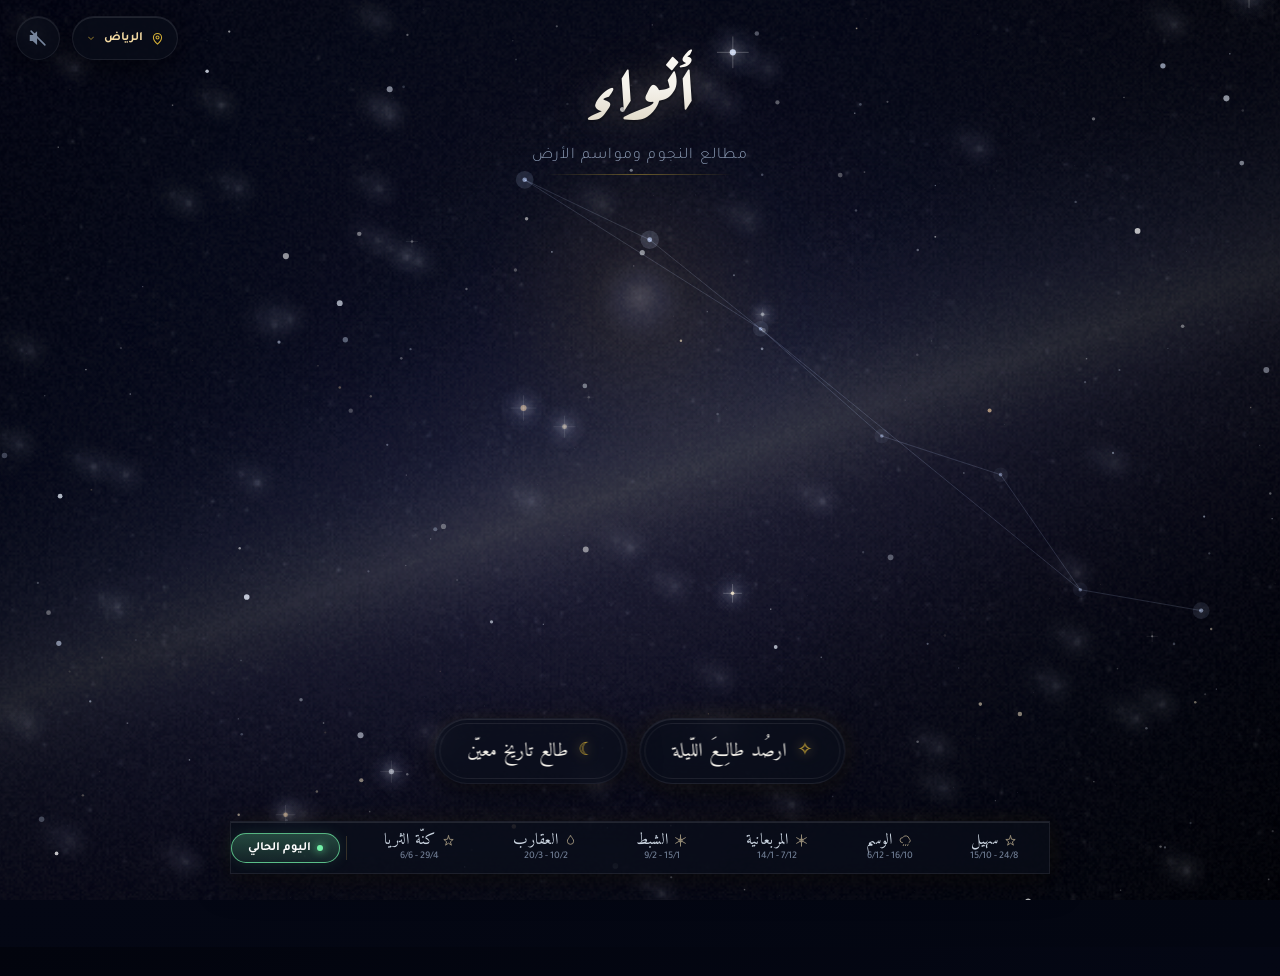
<file: index.html>
﻿﻿﻿<!DOCTYPE html>
<html lang="ar" dir="rtl">
<head>
  <meta charset="UTF-8">
  <meta name="viewport" content="width=device-width, initial-scale=1.0">
  <meta name="description" content="مرصد وتطبيق أنواء التفاعلي لرصد طوالع النجوم، حساب المواسم التراثية، دلالات الطقس والتقويم الزراعي في سماء الجزيرة العربية.">
  <meta name="keywords" content="أنواء, مطالع النجوم, سهيل, المربعانية, الشبط, طالع الليلة, تقويم الأنواء, الفلك التراثي, مواسم السعودية">
  <meta name="author" content="مرصد أَنْوَاء">
  <meta name="robots" content="index, follow, max-image-preview:large, max-snippet:-1">
  <meta name="theme-color" content="#040714">
  <link rel="canonical" href="index.html">

  <!-- ============ وسوم المشاركة الاجتماعية (OpenGraph / Twitter) ============
       تضبط بطاقة المعاينة عند إرسال الرابط في إكس وواتساب ولينكدإن. -->
  <meta property="og:locale" content="ar_AR">
  <meta property="og:type" content="website">
  <meta property="og:site_name" content="أَنْوَاء">
  <meta property="og:title" content="أنواء | مَطَالِعُ النُّجُومِ وَقَوَاسِمُ الأَرْضِ">
  <meta property="og:description" content="دليل تفاعلي يرصد طوالع النجوم ومواقيتها التراثية في سماء الجزيرة العربية، مع دليل الزراعة والمناخ اللحظي.">
  <meta name="twitter:card" content="summary_large_image">
  <meta name="twitter:title" content="أنواء | مَطَالِعُ النُّجُومِ وَقَوَاسِمُ الأَرْضِ">
  <meta name="twitter:description" content="دليل تفاعلي يرصد طوالع النجوم ومواقيتها التراثية في سماء الجزيرة العربية، مع دليل الزراعة والمناخ اللحظي.">

  <!-- أيقونة الموقع: نجمة فلكية خطية مرسومة SVG داخل الصفحة (بلا طلب شبكة إضافي) -->
  <link rel="icon" href="data:image/svg+xml,%3Csvg xmlns='http://www.w3.org/2000/svg' viewBox='0 0 32 32'%3E%3Crect width='32' height='32' rx='7' fill='%23040714'/%3E%3Cg fill='none' stroke='%23e5b967' stroke-width='1.8' stroke-linecap='round' stroke-linejoin='round'%3E%3Cpath d='M16 5.5l2.5 7.6 7.8.5-5.9 4.9 1.9 7.6L16 22.2l-6.3 3.9 1.9-7.6-5.9-4.9 7.8-.5z'/%3E%3C/g%3E%3C/svg%3E">
  <link rel="apple-touch-icon" href="data:image/svg+xml,%3Csvg xmlns='http://www.w3.org/2000/svg' viewBox='0 0 32 32'%3E%3Crect width='32' height='32' fill='%23040714'/%3E%3Cg fill='none' stroke='%23e5b967' stroke-width='1.8' stroke-linecap='round' stroke-linejoin='round'%3E%3Cpath d='M16 5.5l2.5 7.6 7.8.5-5.9 4.9 1.9 7.6L16 22.2l-6.3 3.9 1.9-7.6-5.9-4.9 7.8-.5z'/%3E%3C/g%3E%3C/svg%3E">

  <title>أنواء | مَطَالِعُ النُّجُومِ وَمَوَاسِمُ الأَرْضِ</title>

  <!-- ============ البيانات المهيكلة (Schema.org) ============
       يعرف الموقع كتطبيق ويب فلكي/ثقافي باللغة العربية. -->
  <script type="application/ld+json">
  {
    "@context": "https://schema.org",
    "@type": "WebApplication",
    "name": "أنواء | مَطَالِعُ النُّجُومِ وَمَوَاسِمُ الأَرْضِ",
    "alternateName": "مرصد الأنواء",
    "description": "مرصد وتطبيق أنواء التفاعلي لرصد طوالع النجوم، حساب المواسم التراثية، دلالات الطقس والتقويم الزراعي في سماء الجزيرة العربية.",
    "inLanguage": "ar-SA",
    "applicationCategory": "AstronomyApplication",
    "applicationSubCategory": "تراث فلكي",
    "operatingSystem": "Any",
    "url": "index.html",
    "browserRequirements": "Requires JavaScript",
    "isAccessibleForFree": true,
    "keywords": "أنواء, مطالع النجوم, سهيل, المربعانية, الشبط, طالع الليلة, تقويم الأنواء, الفلك التراثي, مواسم السعودية",
    "featureList": [
      "رصد طالع الليلة حاسوبياً",
      "تقويم أنواء ميلادي وهجري",
      "حساب مواسم السنة الفلكية الستة",
      "الدليل الزراعي والمناخي لكل طالع",
      "قراءة فلكية لمواقع النجوم"
    ],
    "about": [
      { "@type": "Thing", "name": "الفلك التراثي العربي" },
      { "@type": "Thing", "name": "الأنواء" },
      { "@type": "Thing", "name": "التقويم الزراعي" }
    ]
  }
  </script>

  <link rel="preconnect" href="https://fonts.googleapis.com">
  <link rel="preconnect" href="https://fonts.gstatic.com" crossorigin>
  <!-- خطوط الواجهة:
       Aref Ruqaa — خط رقعة أصيل للعنوان الرئيسي بوزن 700 الغامق.
       Tajawal   — خط حديث واضح لنصوص المتن والواجهة.
       Amiri     — خط نسخي تراثي يُستخدم في الاقتباسات المثلية داخل البطاقة. -->
  <link href="https://fonts.googleapis.com/css2?family=Aref+Ruqaa:wght@400;700&family=Amiri:ital,wght@0,400;0,700;1,400&family=Tajawal:wght@300;500;700&display=swap" rel="stylesheet">
  <link rel="stylesheet" href="style.css">
</head>
<body>

  <!-- خلفية الفضاء الحيّة (ترسمها sky.js) -->
  <canvas id="skyCanvas" aria-hidden="true"></canvas>

  <!-- زر المدينة في الزاوية العلوية: يعرض المدينة الحالية ويفتح قائمة المدن -->
  <div class="city-picker">
    <button id="cityBtn" class="city-btn" type="button" aria-haspopup="listbox" aria-expanded="false" aria-label="تغيير المدينة">
      <svg class="city-pin" viewBox="0 0 24 24" aria-hidden="true" focusable="false" fill="none" stroke="currentColor" stroke-width="1.7" stroke-linecap="round" stroke-linejoin="round">
        <path d="M12 21s6.5-5.6 6.5-10.5A6.5 6.5 0 0 0 5.5 10.5C5.5 15.4 12 21 12 21z" />
        <circle cx="12" cy="10.3" r="2.4" />
      </svg>
      <span id="cityBtnName" class="city-btn-name">الرياض</span>
      <svg class="city-btn-chevron" viewBox="0 0 24 24" aria-hidden="true" focusable="false">
        <path d="M7 10l5 5 5-5" />
      </svg>
    </button>

    <div id="cityMenu" class="city-menu" role="listbox" aria-label="اختيار المدينة" aria-hidden="true">
      <div class="city-menu-head">مِن أين ترصد السماء؟</div>
      <div id="cityList" class="city-list"></div>
      <button id="geoBtn" class="city-geo" type="button">
        <svg viewBox="0 0 24 24" aria-hidden="true" focusable="false" fill="none" stroke="currentColor" stroke-width="1.7" stroke-linecap="round" stroke-linejoin="round">
          <circle cx="12" cy="12" r="8" />
          <circle cx="12" cy="12" r="2.6" />
          <path d="M12 2v3M12 19v3M2 12h3M19 12h3" />
        </svg>
        <span>حدّد موقعي تلقائياً</span>
      </button>
      <p class="city-menu-note">يُطلب إذن الموقع فقط عند اختيارك هذا الخيار.</p>
    </div>
  </div>

  <!--
    زر التحكم بالصوت.
    الحالة الابتدائية موحّدة ومكتومة تماماً قبل تشغيل أي سكربت:
    is-off + aria-pressed=false + وصف «تشغيل الصوت» (مطابق لما يضبطه audio.js).
    أول نقرة تفعّل الصوت وتفتح السماعة، والنقرة التالية تكتمه وتغلقها.
  -->
  <button id="audioToggle" class="aa-sound is-off" type="button"
          aria-label="تشغيل الصوت" title="تشغيل الصوت" aria-pressed="false">
    <svg viewBox="0 0 24 24" aria-hidden="true" focusable="false">
      <path d="M11 4.5 6.2 8.6H3v6.8h3.2L11 19.5V4.5z" fill="currentColor"/>
      <path class="aa-wave" d="M14.6 9.3a3.9 3.9 0 0 1 0 5.4" fill="none" stroke="currentColor" stroke-width="1.6" stroke-linecap="round"/>
      <path class="aa-wave" style="animation-delay:.28s" d="M17 7a7.2 7.2 0 0 1 0 10" fill="none" stroke="currentColor" stroke-width="1.6" stroke-linecap="round"/>
      <path class="aa-wave" style="animation-delay:.56s" d="M19.4 4.7a10.5 10.5 0 0 1 0 14.6" fill="none" stroke="currentColor" stroke-width="1.6" stroke-linecap="round"/>
      <path class="aa-slash" d="M4.5 4.5 19.5 19.5" stroke="currentColor" stroke-width="1.7" stroke-linecap="round"/>
    </svg>
  </button>

  <div class="container">
    <!--
      كتلة العنوان العلوية: متمركزة 100% في عين الشاشة — العنوان + العبارة التوضيحية.
      الاسم بخط Aref Ruqaa الرقعة الأصيل، مكتوباً نقياً بلا حركات ولا تشكيل.
    -->
    <header class="site-header">
      <h1 class="site-title" lang="ar">أنواء</h1>
      <p class="site-sub">مطالع النجوم ومواسم الأرض</p>
    </header>
    <div class="card-stage">
      <!-- هالة ذهبية دافئة تظهر خلف البطاقة لحظة الرصد -->
      <div class="card-glow" aria-hidden="true"></div>

      <!-- بطاقة الطالع: مخفيّة في المشهد المبدئي وتنبثق بعد رحلة التقريب -->
      <section id="taleaCard" class="talea-card" tabindex="-1" aria-label="طالعُ اللّيلة">
        <button id="backBtn" class="back-btn" type="button" title="رجوع إلى السماء">
          <svg viewBox="0 0 24 24" aria-hidden="true" focusable="false">
            <path d="M4.5 9.5V4.5h5M19.5 9.5V4.5h-5M4.5 14.5v5h5M19.5 14.5v5h-5" />
          </svg>
          <span>رجوع للسماء</span>
        </button>

        <div id="seasonBadge" class="season-badge">جاري الرصد...</div>
        <h2 id="starName" class="star-title">—</h2>
        <div id="proverb" class="proverb-box">...</div>
        <div id="dateDisplay" class="date-info"></div>

        <!-- ويدجت الطقس المباشر: يُعرض لطالع اليوم فقط (المدينة + الحرارة والرياح + المقارنة) -->
        <div id="weatherWidget" class="weather-widget" aria-live="polite">
          <div class="ww-top">
            <span class="ww-city">
              <svg viewBox="0 0 24 24" aria-hidden="true" focusable="false" fill="none" stroke="currentColor" stroke-width="1.7" stroke-linecap="round" stroke-linejoin="round">
                <path d="M12 21s6.5-5.6 6.5-10.5A6.5 6.5 0 0 0 5.5 10.5C5.5 15.4 12 21 12 21z" />
                <circle cx="12" cy="10.3" r="2.4" />
              </svg>
              <span id="wwCity">—</span>
            </span>
            <span id="wwChips" class="ww-chips"></span>
          </div>
          <p id="liveWeather" class="live-weather"></p>
        </div>

        <!-- زاوية رصد النجم: خاصية فلكية للطالع، تبقى ظاهرة لكل الطوالع -->
        <p class="ww-sight ww-sight-standalone">
          <span class="ww-sight-label">زاوية الرصد</span>
          <span id="wwSight">—</span>
        </p>

        <!-- دليل الطالع العملي: الزراعة والغرس + نمط الحياة والمناخ -->
        <div class="agro-guide">
          <div class="agro-head">
            <span class="agro-title">دليل الطالع العملي</span>
          </div>
          <div class="agro-item">
            <svg class="agro-icon" viewBox="0 0 24 24" aria-hidden="true" focusable="false" fill="none" stroke="currentColor" stroke-width="1.6" stroke-linecap="round" stroke-linejoin="round">
              <path d="M12 21v-7" />
              <path d="M12 14c0-3.3-2.2-5.6-5.5-5.8C6.4 11 8.2 13.7 12 14z" />
              <path d="M12 14c0-3.9 2.6-6.3 6-6.4.1 3.9-2.1 6.2-6 6.4z" />
              <path d="M8 21h8" />
            </svg>
            <div class="agro-body">
              <span class="agro-label">الزراعة والغرس</span>
              <p id="agroFarm" class="agro-text">—</p>
            </div>
          </div>
          <div class="agro-item">
            <svg class="agro-icon" viewBox="0 0 24 24" aria-hidden="true" focusable="false" fill="none" stroke="currentColor" stroke-width="1.6" stroke-linecap="round" stroke-linejoin="round">
              <path d="M9 3.5 12 6l3-2.5 3.2 1.8a1.6 1.6 0 0 1 .7 1.5l-.4 2.4-1.9-.5V21H7.4v-12.3l-1.9.5-.4-2.4a1.6 1.6 0 0 1 .7-1.5L9 3.5z" />
            </svg>
            <div class="agro-body">
              <span class="agro-label">نمط الحياة والمناخ</span>
              <p id="agroLife" class="agro-text">—</p>
            </div>
          </div>
        </div>

        <div class="card-actions">
          <button id="shareBtn" class="card-action-btn" type="button">
            <svg viewBox="0 0 24 24" aria-hidden="true" focusable="false" fill="none" stroke="currentColor" stroke-width="1.7" stroke-linecap="round" stroke-linejoin="round">
              <path d="M12 15.5V4.8M12 4.8 8.4 8.4M12 4.8l3.6 3.6M5.5 13.5v4.7a1 1 0 0 0 1 1h11a1 1 0 0 0 1-1v-4.7" />
            </svg>
            <span>مشاركة الطالع</span>
          </button>
          <button id="saveImgBtn" class="card-action-btn" type="button">
            <svg viewBox="0 0 24 24" aria-hidden="true" focusable="false" fill="none" stroke="currentColor" stroke-width="1.7" stroke-linecap="round" stroke-linejoin="round">
              <path d="M12 4.8v9.4M12 14.2l-3.4-3.4M12 14.2l3.4-3.4M5.5 15.8v2.4a1 1 0 0 0 1 1h11a1 1 0 0 0 1-1v-2.4" />
            </svg>
            <span>حفظ البطاقة كصورة</span>
          </button>
          <button id="infoBtn" class="card-action-btn card-action-icon" type="button" aria-haspopup="dialog" aria-label="نبذة أوسع عن المنزلة والموسم" title="نبذة أوسع عن المنزلة">
            <svg viewBox="0 0 24 24" aria-hidden="true" focusable="false" fill="none" stroke="currentColor" stroke-width="1.7" stroke-linecap="round">
              <circle cx="12" cy="12" r="8.5" />
              <path d="M12 11.2v5M12 7.9v.8" />
            </svg>
          </button>
        </div>
      </section>
    </div>
  </div>

  <!-- أزرار المشهد المبدئي: الرصد + طالع تاريخ معيّن (تظهر وتتلاشى معاً) -->
  <div class="hero-actions">
    <button id="observeBtn" class="observe-btn" type="button">
      <span class="observe-star" aria-hidden="true">✧</span>
      <span>ارصُد طالِعَ اللّيلة</span>
      <span class="observe-gleam" aria-hidden="true"></span>
    </button>
    <button id="dateBtn" class="observe-btn date-btn" type="button" aria-haspopup="dialog">
      <span class="observe-star" aria-hidden="true">☾</span>
      <span>طالع تاريخ معيّن</span>
      <span class="observe-gleam" aria-hidden="true"></span>
    </button>
  </div>

  <!-- الشريط الزمني الفلكي: مواسم السنة الستة + زر اليوم الحالي -->
  <aside id="timelineBar" class="timeline-bar" aria-label="الشريط الزمني لمواسم الأنواء">
    <nav class="timeline-nav" role="toolbar" aria-label="مواسم السنة الفلكية">
      <div id="seasonsScroll" class="timeline-scroll" role="tablist" aria-label="قائمة المواسم">
        <!-- تُولَّد أزرار المواسم الستة ديناميكياً من anwaaSeasons في app.js -->
      </div>
      <div class="timeline-divider" aria-hidden="true"></div>
      <button id="todayBtn" class="today-btn" type="button" title="الرجوع إلى طالع اليوم الحالي وطقسه">
        <span class="today-dot" aria-hidden="true"></span>
        <span>اليوم الحالي</span>
      </button>
    </nav>
    <div id="timelineWeatherHint" class="timeline-weather-hint" aria-live="polite">
      <!-- وصف الطقس الفلكي للموسم المختار -->
    </div>
  </aside>

  <!-- إشعار ناعم للنسخ والمشاركة -->
  <div id="toast" class="toast" role="status" aria-live="polite" aria-atomic="true"></div>

  <!-- نافذة التقويم الفلكي: هجري/ميلادي مخصص بتصميم زجاجي داكن -->
  <div id="dateModal" class="date-modal" role="dialog" aria-modal="true" aria-labelledby="dateModalTitle" aria-hidden="true">
    <div class="date-backdrop" data-date-close></div>
    <div class="date-sheet">
      <button id="dateClose" class="date-close" type="button" aria-label="إغلاق النافذة">×</button>
      <span class="date-kicker">رحلة عبر الزمن</span>
      <h3 id="dateModalTitle">اختر تاريخاً لترى طالعه</h3>
      <div class="cal-switch" role="tablist" aria-label="نوع التقويم">
        <button id="calTabGreg" class="cal-tab is-active" type="button" role="tab" aria-selected="true" aria-controls="calGrid">تقويم ميلادي</button>
        <button id="calTabHijri" class="cal-tab" type="button" role="tab" aria-selected="false" aria-controls="calGrid">تقويم هجري</button>
      </div>
      <div class="cal-head">
        <button id="calPrev" class="cal-nav" type="button" aria-label="الشهر السابق">‹</button>
        <div class="cal-pickers">
          <div class="cal-select-wrap">
            <select id="calMonthSelect" class="cal-select" aria-label="اختيار الشهر"></select>
            <svg class="cal-select-chevron" viewBox="0 0 24 24" aria-hidden="true" focusable="false">
              <path d="M7 10l5 5 5-5" />
            </svg>
          </div>
          <div class="cal-select-wrap">
            <select id="calYearSelect" class="cal-select cal-select-year" aria-label="اختيار السنة"></select>
            <svg class="cal-select-chevron" viewBox="0 0 24 24" aria-hidden="true" focusable="false">
              <path d="M7 10l5 5 5-5" />
            </svg>
          </div>
        </div>
        <button id="calNext" class="cal-nav" type="button" aria-label="الشهر التالي">›</button>
      </div>
      <div id="calWeek" class="cal-week" aria-hidden="true"></div>
      <div id="calGrid" class="cal-grid" role="group" aria-label="أيام الشهر"></div>
      <p id="dateHint" class="date-hint" aria-live="polite"></p>
    </div>
  </div>

  <!-- نافذة النبذة التاريخية والفلكية: زجاجية فوق كل العناصر -->
  <div id="infoModal" class="info-modal" role="dialog" aria-modal="true" aria-labelledby="infoModalTitle" aria-hidden="true">
    <div class="info-backdrop" data-info-close></div>
    <div class="info-sheet">
      <button id="infoClose" class="info-close" type="button" aria-label="إغلاق النافذة">×</button>
      <span class="info-kicker">المنزلة الحالية</span>
      <h3 id="infoModalTitle">—</h3>
      <span id="infoSeasonRange" class="info-range"></span>
      <p id="infoAstronomy" class="info-para"></p>
      <p id="infoTaleaLine" class="info-para info-para-sub"></p>
      <div class="info-block">
        <h4>الخصائص المناخية</h4>
        <ul id="infoClimateList" class="info-list"></ul>
      </div>
      <div class="info-block">
        <h4>دليل الطالع العملي</h4>
        <ul class="info-list info-list-icons">
          <li><svg class="info-li-icon" viewBox="0 0 24 24" aria-hidden="true" focusable="false" fill="none" stroke="currentColor" stroke-width="1.6" stroke-linecap="round" stroke-linejoin="round">
                <path d="M12 21v-7" /><path d="M12 14c0-3.3-2.2-5.6-5.5-5.8C6.4 11 8.2 13.7 12 14z" />
                <path d="M12 14c0-3.9 2.6-6.3 6-6.4.1 3.9-2.1 6.2-6 6.4z" /><path d="M8 21h8" /></svg>
            <span><strong>الزراعة والغرس:</strong> <span id="infoFarm"></span></span></li>
          <li><svg class="info-li-icon" viewBox="0 0 24 24" aria-hidden="true" focusable="false" fill="none" stroke="currentColor" stroke-width="1.6" stroke-linecap="round" stroke-linejoin="round">
                <path d="M9 3.5 12 6l3-2.5 3.2 1.8a1.6 1.6 0 0 1 .7 1.5l-.4 2.4-1.9-.5V21H7.4v-12.3l-1.9.5-.4-2.4a1.6 1.6 0 0 1 .7-1.5L9 3.5z" /></svg>
            <span><strong>نمط الحياة والمناخ:</strong> <span id="infoLife"></span></span></li>
          <li><svg class="info-li-icon" viewBox="0 0 24 24" aria-hidden="true" focusable="false" fill="none" stroke="currentColor" stroke-width="1.6" stroke-linecap="round" stroke-linejoin="round">
                <path d="M4 7.5h4l6-1.5h6v12h-6L8 16.5H4z" /><path d="M14 12h2" /><path d="M8 7.5v9" /><path d="M20 10.5v3" /></svg>
            <span><strong>زاوية الرصد:</strong> <span id="infoSight"></span></span></li>
        </ul>
      </div>
      <div class="info-block">
        <h4>حكمة الطالع</h4>
        <p id="infoProverb" class="info-para info-para-quote"></p>
      </div>
      <div id="infoDate" class="info-date"></div>
    </div>
  </div>

  <!--
    ترتيب الربط: anwaa.js (البيانات والحساب الفلكي) → sky.js (المحرّك البصري)
    → audio.js (الصوت) → weather.js (الطقس) → app.js (منطق الواجهة أخيراً).
  -->
  <script src="anwaa.js"></script>
  <script src="sky.js"></script>
  <script src="audio.js"></script>
  <script src="weather.js"></script>
  <script src="app.js"></script>
</body>
</html>
</file>
<file: style.css>
/* ============================================================================
 * style.css — أنماط مرصد «أَنْوَاء: مَطَالِعُ النُّجُومِ وَقَوَاسِيمُ الأَرْضِ»
 * ----------------------------------------------------------------------------
 * الفهرسة:
 *   1)  المتغيّرات وإعادة الضبط الأساسية
 *   2)  العنوان الرئيسي (Hero)
 *   3)  بطاقة الطالع والهالة الذهبية
 *   4)  أزرار المشهد المبدئي (الرصد / تاريخ معيّن)
 *   5)  زر الرجوع للسماء
 *   6)  الشريط الزمني الفلكي للمواسم
 *   7)  زر التحكم بالصوت ومنتقي المدينة
 *   8)  أزرار البطاقة والإشعار الناعم
 *   9)  نافذة النبذة الزجاجية
 *   10) نافذة التقويم الفلكي
 *   11) ويدجت الطقس ودليل الطالع العملي
 *   12) الوسائط المتجاوبة واحترام تقليل الحركة
 * ========================================================================== */

/* ============================================================================
 * 1) المتغيّرات وإعادة الضبط الأساسية
 * ========================================================================== */

/* صنف موحّد لكل أيقوناتنا الخطية (.ico): خط رفيع بلا تعبئة، يرث لون النص */
.ico {
  width: 1em;
  height: 1em;
  stroke: currentColor;
  vertical-align: middle;
  overflow: visible;
}

:root {
  --bg-space: #040714;
  --space-indigo: #070d24;
  --space-navy: #0b1530;
  /* ذهب نجمي هادئ + فضة عاجية للعناوين والأيقونات */
  --gold-accent: #d4af37;
  --gold-soft: #c4b595;
  --ivory: #f4f1ea;

  /* --- الزجاج الفضائي (Cosmic Glass) --- */
  --glass-bg: rgba(10, 14, 26, 0.65);
  --glass-bg-strong: rgba(10, 14, 26, 0.82);
  --glass-border: rgba(255, 255, 255, 0.08);
  --glass-blur: blur(16px);
  --glass-shadow: 0 8px 32px 0 rgba(0, 0, 0, 0.5);
  --glass-inset: inset 0 1px 0 rgba(255, 255, 255, 0.1);

  --text-main: var(--ivory);
  --text-muted: #8b9bb4;
  --card-bg: var(--glass-bg);
  --card-border: var(--glass-border);

  --dock-bottom: calc(max(14px, 2.2vh) + env(safe-area-inset-bottom, 0px));
  --ease-soft: cubic-bezier(0.16, 0.84, 0.24, 1);
}

/* ============================================================================
 * 1.b) فئات الزجاج الفضائي — قابلة لإعادة الاستخدام في كل البطاقات والأزرار
 * ========================================================================== */

/* توهّج نجمي ناعم يُرسم خلف أي سطح زجاجي */
.cosmic-glass {
  background: var(--glass-bg);
  border: 1px solid var(--glass-border);
  backdrop-filter: var(--glass-blur);
  -webkit-backdrop-filter: var(--glass-blur);
  box-shadow: var(--glass-shadow);
}

/* حافة زجاجية فائقة الدقة: خط شعاعي دقيق عند الحواف أعلى شفافية من الوسط */
.cosmic-edge {
  position: relative;
}

.cosmic-edge::after {
  content: '';
  position: absolute;
  inset: 0;
  border-radius: inherit;
  padding: 1px;
  background: linear-gradient(160deg,
      rgba(255, 255, 255, 0.14) 0%,
      rgba(255, 255, 255, 0.02) 38%,
      rgba(212, 175, 55, 0.06) 72%,
      rgba(255, 255, 255, 0.01) 100%);
  -webkit-mask: linear-gradient(#000 0 0) content-box, linear-gradient(#000 0 0);
  -webkit-mask-composite: xor;
  mask: linear-gradient(#000 0 0) content-box, linear-gradient(#000 0 0);
  mask-composite: exclude;
  pointer-events: none;
  opacity: 0.85;
}

* {
  box-sizing: border-box;
  margin: 0;
  padding: 0;
}

body {
  background-color: var(--bg-space);
  color: var(--text-main);
  font-family: 'Tajawal', sans-serif;
  min-height: 100vh;
  display: flex;
  flex-direction: column;
  align-items: center;
  justify-content: center;
  padding: 24px 24px calc(112px + env(safe-area-inset-bottom, 0px));
  overflow-x: hidden;
  /* قاعدة سوداء نيليّة عميقة: لا تنافس النجوم ولا ترفع الإضاءة العامة. */
  background:
    linear-gradient(145deg, #02040d 0%, var(--bg-space) 48%, #030611 100%);
  isolation: isolate;
}

/* طبقة ضوء خافتة اختيارية خلف المحتوى، تمزج النيلي في السواد دون بقع. */
body::before {
  content: '';
  position: fixed;
  inset: 0;
  z-index: -2;
  pointer-events: none;
  background: linear-gradient(132deg,
    rgba(14, 25, 65, 0.16) 0%,
    rgba(49, 28, 74, 0.035) 42%,
    rgba(133, 87, 43, 0.02) 58%,
    rgba(2, 4, 13, 0.1) 100%);
  mix-blend-mode: screen;
  opacity: 0.72;
}

/* منصة الفضاء الحيّة: تغطّي الشاشة خلف كل العناصر ولا تعترض التفاعل */
#skyCanvas {
  position: fixed;
  inset: 0;
  width: 100%;
  height: 100%;
  display: block;
  z-index: -1;
  pointer-events: none;
  mix-blend-mode: screen;
  opacity: 0.96;
}

.container {
  max-width: 650px;
  width: 100%;
  /* التوسيط الأفقي الكامل: 100% في منتصف الشاشة على كل المقاسات */
  margin: 0 auto;
  text-align: center;
  display: flex;
  flex-direction: column;
  align-items: center;
  justify-content: center;
  /* العنصر المُثبَّت (site-header) خارج التدفّق، فنمنح مسرح البطاقة
     حشوة رأسية ثابتة تُبقيه غير متداخل معه على كل المقاسات. */
  padding-top: clamp(120px, 22vh, 190px);
}

/* ============================================================================
 * 2) كتلة العنوان العلوية: «أنواء» بخط Aref Ruqaa الرقعة الأصيل
 * ----------------------------------------------------------------------------
 * التوسيط هنا توسيطٌ مطلق عن قصد: العنوان يجب أن يقع في عين الشاشة تماماً
 * مهما كان اتجاه الصفحة (RTL هنا) أو عرضها. لذلك نأخذ العنصر من التدفّق
 * بـ position: absolute ونثبّته على المحور الأفقي بـ left: 50% مع
 * translateX(-50%)، ونمنحه عرضاً كاملاً محدوداً بـ max-width.
 * الميزة المزدوجة: التوسيط لا يعتمد على تطوّر flex ولا على عرض متغيّر،
 * ويبقى مضموناً لو ضاقت الشاشة أو اتّسعت. يبقى المحور الرأسي طبيعياً.
 * النص نقي بلا تشكيل ولا تطويل: الرقعة لا تحتاجهما والنسخ المشكول يشوّهه.
 * ========================================================================== */

.site-header {
  position: absolute;
  top: clamp(14px, 3.4vh, 34px);
  left: 50%;
  transform: translateX(-50%);

  width: 100%;
  max-width: 600px;
  margin: 0;
  padding: 0 max(16px, env(safe-area-inset-left, 0px));

  display: flex;
  flex-direction: column;
  align-items: center;      /* محاذاة سنتر أفقية داخل العرض المحدود */
  justify-content: center;
  text-align: center;
  text-wrap: balance;
  /* الكتلة نصّية فقط: نمنعها من اعتراض أي نقرة على الأزرار أسفلها */
  pointer-events: none;
}

/* لكن النص نفسه يبقى قابلاً للتحديد/النسخ */
.site-header>* {
  pointer-events: auto;
}

/* الاسم: Aref Ruqaa بوزن 700 + عاجٍ فلكيّ ناصع مع توهجٍ خافت متناسق */
.site-title {
  font-family: 'Aref Ruqaa', 'Tajawal', serif;
  font-weight: 700;
  font-size: clamp(3rem, 11vw, 4.6rem);
  line-height: 1.45;         /* الرقعة تحتاج مساحة رأسية أكبر من النماذج الأخرى */
  letter-spacing: 0;
  margin: 0 0 4px;
  background: linear-gradient(180deg, #fffdf8 0%, #f4f1ea 55%, #d8cfba 100%);
  -webkit-background-clip: text;
  background-clip: text;
  color: transparent;
  -webkit-text-fill-color: transparent;
  /* توهج خافت متناسق: ظلّ أساس + هالة عاجية هادئة + طبقة ذهبية عميقة */
  filter: drop-shadow(0 1px 2px rgba(0, 0, 0, 0.55))
    drop-shadow(0 0 12px rgba(244, 241, 234, 0.18))
    drop-shadow(0 0 26px rgba(212, 175, 55, 0.12));
  animation: hero-glow 7s ease-in-out infinite;
}

/* العبارة التوضيحية: خط ناعم متناسق (Tajawal) بأوزان خفيفة */
.site-sub {
  font-family: 'Tajawal', sans-serif;
  font-weight: 300;
  color: var(--text-muted);
  font-size: clamp(0.86rem, 3.4vw, 1rem);
  letter-spacing: 1.2px;
  margin: 0;
  line-height: 1.9;
}

@keyframes hero-glow {

  0%,
  100% {
    filter: drop-shadow(0 1px 2px rgba(0, 0, 0, 0.5))
      drop-shadow(0 0 12px rgba(244, 241, 234, 0.18))
      drop-shadow(0 0 26px rgba(212, 175, 55, 0.12));
  }

  50% {
    filter: drop-shadow(0 1px 2px rgba(0, 0, 0, 0.5))
      drop-shadow(0 0 22px rgba(244, 241, 234, 0.3))
      drop-shadow(0 0 40px rgba(212, 175, 55, 0.2));
  }
}

/* فاصل ذهبي رفيع تحت العنوان يكسر حدّة العتمة */
.site-header::after {
  content: '';
  display: block;
  width: min(190px, 55%);
  height: 1px;
  margin: 2px auto 14px;
  background: linear-gradient(90deg, transparent, rgba(212, 175, 55, 0.45), transparent);
}

/* ============================================================================
 * 3) بطاقة الطالع والهالة الذهبية
 * ========================================================================== */

/* مسرح البطاقة: يحمل الهالة الذهبية خلف البطاقة.
   الهالة تتجاوز عرض البطاقة (١٥٠٪) وتُقصّ هنا بدل أن توسّع
   صندوق التمرير في الصفحة — فتُلغى الإزاحة الأفقية على الجوال. */
.card-stage {
  position: relative;
  overflow-x: clip;
  overflow-y: visible;
  margin-inline: -1px;
  padding-inline: 1px;
}

.card-glow {
  position: absolute;
  left: 50%;
  top: 50%;
  width: 150%;
  height: 210%;
  transform: translate(-50%, -50%) scale(0.7);
  background: radial-gradient(ellipse at center,
      rgba(229, 185, 103, 0.26) 0%,
      rgba(229, 185, 103, 0.12) 38%,
      rgba(229, 185, 103, 0) 72%);
  opacity: 0;
  pointer-events: none;
  transition: opacity 0.5s ease, transform 0.6s ease;
  will-change: opacity, transform;
}

/* المشهد المبدئي: البطاقة مخفيّة تماماً ولا تلتقط أي تفاعل */
.talea-card {
  background: var(--glass-bg);
  border: 1px solid var(--glass-border);
  backdrop-filter: var(--glass-blur) saturate(1.15);
  -webkit-backdrop-filter: var(--glass-blur) saturate(1.15);
  border-radius: 20px;
  padding: 40px 26px 32px;
  box-shadow: var(--glass-shadow), var(--glass-inset),
    0 0 46px rgba(146, 160, 214, 0.07);
  position: relative;
  /* على الشاشات القصيرة تُمرّر البطاقة داخلياً بدل دفع الصفحة */
  max-height: calc(100dvh - 170px);
  overflow-y: auto;
  overscroll-behavior: contain;
  scrollbar-width: thin;
  scrollbar-color: rgba(229, 185, 103, 0.35) transparent;
  opacity: 0;
  visibility: hidden;
  pointer-events: none;
  transform: translateY(26px) scale(0.97);
  filter: blur(14px);
  outline: none;
  transition: opacity 0.5s ease, transform 0.55s ease, filter 0.5s ease,
    visibility 0s linear 0.5s;
  will-change: opacity, transform, filter;
}

/* لحظة الرصد: انبثاق ناعم من المنتصف مع تدرّج للأعلى وزوال الضبابية */
body.is-observed .talea-card {
  opacity: 1;
  visibility: visible;
  pointer-events: auto;
  transform: none;
  filter: blur(0);
  transition: opacity 1.15s ease-out,
    transform 1.35s var(--ease-soft),
    filter 1.15s ease-out,
    visibility 0s linear 0s;
  transition-delay: 0.06s;
}

/* توهّج ذهبي ينتشر خلف البطاقة عند الرصد */
body.is-observed .card-glow {
  opacity: 1;
  transform: translate(-50%, -50%) scale(1);
  transition: opacity 1.7s ease-out, transform 2.1s var(--ease-soft);
}

/* تتابع ناعم لمحتويات البطاقة: زر الرجوع ثم الشارة ثم العنوان ثم النصّ */
.talea-card>* {
  opacity: 0;
  transform: translateY(10px);
  transition: opacity 0.7s ease, transform 0.8s ease;
}

/* انتقال موحّد بين الطوالع: تلاشٍ سريع للمحتوى القديم ثم ظهور ناعم للجديد.
   نعتمد opacity و transform فقط — بلا إعادة حساب تخطيط وبلا وميض. */
body.is-swapping .talea-card>* {
  opacity: 0;
  transform: translateY(-6px);
  transition: opacity 0.16s ease, transform 0.16s ease;
}

body.is-observed .talea-card>* {
  opacity: 1;
  transform: none;
}

body.is-observed .talea-card>*:nth-child(1) {
  transition-delay: 0.20s;
}

body.is-observed .talea-card>*:nth-child(2) {
  transition-delay: 0.30s;
}

body.is-observed .talea-card>*:nth-child(3) {
  transition-delay: 0.42s;
}

body.is-observed .talea-card>*:nth-child(4) {
  transition-delay: 0.54s;
}

body.is-observed .talea-card>*:nth-child(5) {
  transition-delay: 0.66s;
}

.season-badge {
  display: inline-block;
  background: rgba(10, 14, 26, 0.65);
  color: var(--gold-accent);
  padding: 5px 16px;
  border-radius: 30px;
  font-size: 0.86rem;
  font-weight: 500;
  margin-bottom: 14px;
  border: 1px solid var(--glass-border);
  backdrop-filter: var(--glass-blur);
  -webkit-backdrop-filter: var(--glass-blur);
  box-shadow: 0 0 18px rgba(212, 175, 55, 0.12);
}

.star-title {
  font-size: 2.1rem;
  font-weight: 700;
  color: var(--text-main);
  margin-bottom: 6px;
}

.proverb-box {
  margin-top: 18px;
  padding: 16px;
  border-right: 1px solid rgba(212, 175, 55, 0.55);
  background: rgba(10, 14, 26, 0.65);
  border-radius: 4px 12px 12px 4px;
  font-family: 'Amiri', serif;
  font-size: 1.18rem;
  color: var(--ivory);
  line-height: 1.75;
  font-style: italic;
}

.date-info {
  margin-top: 16px;
  font-size: 0.8rem;
  color: var(--text-muted);
}

/* ============================================================================
 * 4) أزرار المشهد المبدئي: الرصد + تاريخ معيّن (تظهر وتتلاشى معاً)
 * ========================================================================== */

.hero-actions {
  position: fixed;
  left: 50%;
  /* فوق شريط المواسم مباشرة بهامش ثابت 96px مهما كان ارتفاع الشاشة */
  bottom: calc(var(--dock-bottom) + 96px);
  transform: translateX(-50%);
  display: flex;
  flex-wrap: wrap;
  justify-content: center;
  align-items: center;
  gap: 12px;
  max-width: calc(100vw - 24px);
  z-index: 3;
  transition: opacity 0.65s ease, transform 0.7s var(--ease-soft);
}

/* يتلاشى الزرّان بهدوء لحظة النقر، ويعودان بعد الرجوع إلى السماء */
body.is-observing .hero-actions {
  opacity: 0;
  transform: translateX(-50%) translateY(16px) scale(0.94);
  pointer-events: none;
}

/* زر زجاجي مطرّز بنور ذهبي خافت في أسفل الشاشة */
.observe-btn {
  position: relative;
  display: inline-flex;
  align-items: center;
  gap: 10px;
  padding: 15px 32px;
  font-family: 'Amiri', serif;
  font-size: 1.2rem;
  letter-spacing: 0.4px;
  color: var(--ivory);
  background: var(--glass-bg);
  border: 1px solid var(--glass-border);
  border-radius: 999px;
  cursor: pointer;
  overflow: hidden;
  z-index: 3;
  backdrop-filter: var(--glass-blur) saturate(1.15);
  -webkit-backdrop-filter: var(--glass-blur) saturate(1.15);
  box-shadow: var(--glass-shadow), var(--glass-inset),
    0 0 26px rgba(212, 175, 55, 0.1);
  -webkit-tap-highlight-color: transparent;
  animation: observe-breath 4.8s ease-in-out infinite;
  transition: opacity 0.65s ease,
    transform 0.7s var(--ease-soft),
    box-shadow 0.4s ease, color 0.4s ease, border-color 0.4s ease;
}

/* تطريز ذهبي داخلي رفيع */
.observe-btn::after {
  content: '';
  position: absolute;
  inset: 4px;
  border: 1px solid rgba(255, 255, 255, 0.08);
  border-radius: 999px;
  pointer-events: none;
}

.observe-btn:hover,
.observe-btn:focus-visible {
  color: #fffaf0;
  border-color: rgba(255, 255, 255, 0.16);
  transform: translateY(-2px);
  box-shadow: 0 8px 32px 0 rgba(0, 0, 0, 0.5), var(--glass-inset),
    0 0 48px rgba(212, 175, 55, 0.22);
  outline: none;
}

.observe-btn:focus-visible {
  box-shadow: 0 0 0 3px rgba(212, 175, 55, 0.3),
    0 8px 32px 0 rgba(0, 0, 0, 0.5),
    0 0 48px rgba(212, 175, 55, 0.22);
}

/* الزرّان داخل الحاوية هما من يتلاشى الآن (لا الزر وحده) */
body.is-observing .hero-actions .observe-btn {
  animation: none;
}

/* زر «طالع تاريخ معيّن»: يشارك .observe-btn كل التنسيقات الزجاجية الذهبية،
   وهنا الفروق الطفيفة فقط: نبض معكوس الإيقاع وتوهّج أخفت قليلاً. */
.date-btn {
  animation-delay: -2.4s;
  border-color: rgba(255, 255, 255, 0.06);
  box-shadow: var(--glass-shadow), var(--glass-inset),
    0 0 18px rgba(212, 175, 55, 0.07);
}

.date-btn:hover,
.date-btn:focus-visible {
  box-shadow: 0 14px 42px rgba(0, 0, 0, 0.55),
    inset 0 1px 0 rgba(255, 255, 255, 0.2),
    0 0 42px rgba(229, 185, 103, 0.3);
}

.date-btn:focus-visible {
  box-shadow: 0 0 0 3px rgba(229, 185, 103, 0.35),
    0 14px 42px rgba(0, 0, 0, 0.55),
    0 0 42px rgba(229, 185, 103, 0.3);
}

.observe-star {
  display: inline-block;
  color: var(--gold-accent);
  font-size: 1.1rem;
  line-height: 1;
  text-shadow: 0 0 12px rgba(229, 185, 103, 0.85);
  animation: observe-twinkle 2.9s ease-in-out infinite;
}

/* وميض خفيف يعبر الزر من حين لآخر */
.observe-gleam {
  position: absolute;
  top: 0;
  bottom: 0;
  width: 42%;
  left: -60%;
  background: linear-gradient(100deg,
      rgba(255, 255, 255, 0) 0%,
      rgba(255, 246, 224, 0.22) 50%,
      rgba(255, 255, 255, 0) 100%);
  transform: skewX(-18deg);
  pointer-events: none;
  animation: observe-gleam 6.2s ease-in-out infinite;
}

@keyframes observe-breath {

  0%,
  100% {
    box-shadow: 0 10px 34px rgba(0, 0, 0, 0.5),
      inset 0 1px 0 rgba(255, 255, 255, 0.14),
      0 0 20px rgba(229, 185, 103, 0.14);
  }

  50% {
    box-shadow: 0 10px 34px rgba(0, 0, 0, 0.5),
      inset 0 1px 0 rgba(255, 255, 255, 0.18),
      0 0 42px rgba(229, 185, 103, 0.32);
  }
}

@keyframes observe-twinkle {

  0%,
  100% {
    opacity: 0.55;
    transform: scale(0.9) rotate(0deg);
  }

  50% {
    opacity: 1;
    transform: scale(1.15) rotate(12deg);
  }
}

@keyframes observe-gleam {

  0%,
  58% {
    left: -60%;
    opacity: 0;
  }

  68% {
    opacity: 1;
  }

  100% {
    left: 132%;
    opacity: 0;
  }
}

/* ============================================================================
 * 5) زر الرجوع للسماء: صغير وأنيق في أعلى زاوية البطاقة
 * ========================================================================== */

.back-btn {
  position: absolute;
  top: 14px;
  inset-inline-start: 14px;
  display: inline-flex;
  align-items: center;
  gap: 7px;
  padding: 7px 13px;
  font-family: 'Tajawal', sans-serif;
  font-size: 0.72rem;
  font-weight: 500;
  color: var(--text-muted);
  background: var(--glass-bg);
  border: 1px solid var(--glass-border);
  backdrop-filter: var(--glass-blur);
  -webkit-backdrop-filter: var(--glass-blur);
  border-radius: 999px;
  cursor: pointer;
  -webkit-tap-highlight-color: transparent;
  transition: color 0.3s ease, border-color 0.3s ease, background 0.3s ease,
    box-shadow 0.3s ease;
}

.back-btn svg {
  width: 13px;
  height: 13px;
  fill: none;
  stroke: currentColor;
  stroke-width: 1.6;
  stroke-linecap: round;
  stroke-linejoin: round;
}

.back-btn:hover,
.back-btn:focus-visible {
  color: var(--gold-accent);
  border-color: rgba(255, 255, 255, 0.16);
  background: rgba(10, 14, 26, 0.82);
  box-shadow: 0 0 18px rgba(212, 175, 55, 0.18);
  outline: none;
}

/* ============================================================================
 * 6) الشريط الزمني الفلكي لمواسم السنة الستة
 * ========================================================================== */

.timeline-bar {
  position: fixed;
  bottom: var(--dock-bottom);
  left: 50%;
  transform: translateX(-50%);
  width: min(94vw, 820px);
  z-index: 4;
  display: flex;
  flex-direction: column;
  align-items: center;
  gap: 6px;
  pointer-events: auto;
  transition: transform 0.6s var(--ease-soft), opacity 0.5s ease;
}

body.is-observed .timeline-bar {
  transform: translateX(-50%) translateY(2px);
  opacity: 0.94;
}

.timeline-nav {
  position: relative;
  width: 100%;
  background: var(--glass-bg);
  border: 1px solid var(--glass-border);
  backdrop-filter: var(--glass-blur) saturate(1.2);
  -webkit-backdrop-filter: var(--glass-blur) saturate(1.2);
  box-shadow: var(--glass-shadow), var(--glass-inset),
    0 0 28px rgba(212, 175, 55, 0.07);
  display: flex;
  align-items: center;
  gap: 4px;
}

/* تمرير أفقي ناعم مع احترام Inertia، وبموضع التمرير التلقائي للمحورين */
.timeline-scroll {
  display: flex;
  align-items: center;
  gap: 4px;
  overflow-x: auto;
  overflow-y: hidden;
  flex: 1;
  padding: 2px 4px;
  scroll-behavior: smooth;
  -webkit-overflow-scrolling: touch;
  overscroll-behavior-x: contain;   /* يمنع تمرير الصفحة عند تجاوز الشريط */
  touch-action: pan-x;
  scrollbar-width: none;
}

.timeline-scroll::-webkit-scrollbar {
  display: none;
}

.season-btn {
  position: relative;
  flex: 1 0 auto;
  display: inline-flex;
  flex-direction: column;
  align-items: center;
  justify-content: center;
  padding: 6px 14px;
  min-width: 82px;
  background: transparent;
  border: 1px solid transparent;
  border-radius: 999px;
  color: #cbd5e1;
  font-family: 'Tajawal', sans-serif;
  font-size: 0.82rem;
  font-weight: 500;
  line-height: 1.25;
  cursor: pointer;
  -webkit-tap-highlight-color: transparent;
  transition: background 0.3s ease, border-color 0.3s ease,
    color 0.3s ease, transform 0.25s ease, box-shadow 0.3s ease;
  white-space: nowrap;
}

.season-btn-name {
  display: inline-flex;
  align-items: center;
  gap: 5px;
  font-family: 'Amiri', serif;
  font-size: 0.98rem;
  letter-spacing: 0.3px;
}

/* أيقونة الموسم في الشريط الزمني: خطية رفيعة لا إيموجي */
.season-btn-icon {
  display: inline-flex;
  align-items: center;
  justify-content: center;
  width: 15px;
  height: 15px;
  opacity: 0.75;
  transition: transform 0.3s ease, opacity 0.3s ease;
}

.season-btn-icon .ico {
  width: 15px;
  height: 15px;
  stroke: #c4b595;
  transition: stroke 0.3s ease;
}

.season-btn:hover .season-btn-icon .ico,
.season-btn.is-active .season-btn-icon .ico {
  stroke: var(--gold-accent);
}

.season-btn-range {
  font-size: 0.64rem;
  color: var(--text-muted);
  opacity: 0.78;
  margin-top: 1px;
  font-family: 'Tajawal', sans-serif;
}

.season-btn:hover {
  color: var(--ivory);
  background: rgba(255, 255, 255, 0.05);
  border-color: rgba(255, 255, 255, 0.1);
  transform: translateY(-1px);
}

.season-btn:focus-visible {
  outline: none;
  border-color: var(--gold-accent);
  box-shadow: 0 0 0 2px rgba(229, 185, 103, 0.35);
}

/* الموسم المختار حالياً */
.season-btn.is-active {
  color: var(--ivory);
  background: var(--glass-bg);
  border-color: rgba(255, 255, 255, 0.14);
  backdrop-filter: var(--glass-blur);
  -webkit-backdrop-filter: var(--glass-blur);
  box-shadow: 0 0 20px rgba(212, 175, 55, 0.18),
    inset 0 1px 0 rgba(255, 255, 255, 0.1);
}

.season-btn.is-active .season-btn-name {
  color: #f6e7bd;
  font-weight: 700;
}

.season-btn.is-active .season-btn-range {
  color: #f1dfb6;
  opacity: 0.95;
}

.season-btn.is-active .season-btn-icon {
  transform: scale(1.18);
  opacity: 1;
}

/* وسم نقطي خفيف للموسم الحالي لليوم */
.season-btn.is-current::after {
  content: '';
  position: absolute;
  top: 5px;
  left: 10px;
  width: 5px;
  height: 5px;
  border-radius: 50%;
  background: #73f2a8;
  box-shadow: 0 0 8px #73f2a8;
}

/* فاصل رأسي رفيع قبل زر اليوم الحالي */
.timeline-divider {
  width: 1px;
  height: 24px;
  background: rgba(229, 185, 103, 0.2);
  flex-shrink: 0;
  margin: 0 2px;
}

/* زر «اليوم الحالي» لإرجاع المشهد فوراً لطالع الليلة الحقيقي */
.today-btn {
  flex: 0 0 auto;
  display: inline-flex;
  align-items: center;
  gap: 6px;
  padding: 7px 16px;
  background: linear-gradient(180deg,
      rgba(115, 242, 168, 0.14) 0%,
      rgba(10, 16, 28, 0.45) 100%);
  border: 1px solid rgba(115, 242, 168, 0.38);
  border-radius: 999px;
  color: #d1fae5;
  font-family: 'Tajawal', sans-serif;
  font-size: 0.78rem;
  font-weight: 600;
  cursor: pointer;
  -webkit-tap-highlight-color: transparent;
  white-space: nowrap;
  transition: all 0.3s ease;
  box-shadow: 0 0 14px rgba(115, 242, 168, 0.12);
}

.today-btn:hover {
  color: #ffffff;
  border-color: rgba(115, 242, 168, 0.75);
  background: rgba(115, 242, 168, 0.22);
  box-shadow: 0 0 20px rgba(115, 242, 168, 0.28);
  transform: translateY(-1px);
}

.today-btn:focus-visible {
  outline: none;
  box-shadow: 0 0 0 2px rgba(115, 242, 168, 0.45),
    0 0 20px rgba(115, 242, 168, 0.28);
}

.today-btn.is-today-active {
  background: linear-gradient(180deg,
      rgba(115, 242, 168, 0.26) 0%,
      rgba(115, 242, 168, 0.1) 100%);
  border-color: rgba(115, 242, 168, 0.7);
  color: #ffffff;
}

.today-dot {
  width: 6px;
  height: 6px;
  border-radius: 50%;
  background: #73f2a8;
  box-shadow: 0 0 8px #73f2a8;
  animation: today-pulse 2.2s ease-in-out infinite;
}

@keyframes today-pulse {

  0%,
  100% {
    transform: scale(1);
    opacity: 0.75;
  }

  50% {
    transform: scale(1.35);
    opacity: 1;
  }
}

/* شريط بيئي وصفي رقيق أسفل الخط الزمني */
.timeline-weather-hint {
  font-size: 0.7rem;
  color: var(--text-muted);
  opacity: 0.85;
  text-align: center;
  letter-spacing: 0.3px;
  font-family: 'Tajawal', sans-serif;
  transition: opacity 0.3s ease;
  pointer-events: none;
  /* سطر واحد ثابت: يمنع نمو ارتفاع الشريط وظهور تداخل أسفل الصفحة */
  white-space: nowrap;
  overflow: hidden;
  text-overflow: ellipsis;
  max-width: 100%;
}

.timeline-weather-hint strong {
  color: #f0e2bf;
  font-weight: 600;
}

/* ============================================================================
 * 7) زر التحكم بالصوت: دائري زجاجي أعلى اليسار بحالة واضحة
 * ========================================================================== */
.aa-sound {
  position: fixed;
  top: 16px;
  left: 16px;
  z-index: 40;
  width: 44px;
  height: 44px;
  border-radius: 50%;
  display: flex;
  align-items: center;
  justify-content: center;
  padding: 0;
  cursor: pointer;
  background: var(--glass-bg);
  border: 1px solid var(--glass-border);
  backdrop-filter: var(--glass-blur);
  -webkit-backdrop-filter: var(--glass-blur);
  box-shadow: var(--glass-shadow), var(--glass-inset);
  color: var(--gold-accent);
  opacity: 0.85;
  -webkit-tap-highlight-color: transparent;
  transition: border-color 0.3s ease, box-shadow 0.3s ease,
    transform 0.25s ease, opacity 0.3s ease, color 0.3s ease;
}

.aa-sound:hover,
.aa-sound:focus-visible {
  opacity: 1;
  outline: none;
  transform: translateY(-1px);
  border-color: rgba(255, 255, 255, 0.16);
}

.aa-sound svg {
  width: 22px;
  height: 22px;
  display: block;
}

.aa-sound .aa-wave {
  opacity: 0;
}

.aa-sound .aa-slash {
  display: none;
}

/* الحالة: مكتوم — شارب كتم ولون خافت */
.aa-sound.is-off {
  color: var(--text-muted);
}

.aa-sound.is-off .aa-wave {
  display: none;
}

.aa-sound.is-off .aa-slash {
  display: block;
}

/* الحالة: مفعّل — ذبذبات متحركة + توهج ذهبي حيّ */
.aa-sound.is-on {
  opacity: 1;
  color: var(--gold-accent);
  border-color: rgba(212, 175, 55, 0.45);
  animation: aa-glow 2.6s ease-in-out infinite;
}

.aa-sound.is-on .aa-wave {
  animation: aa-wave 1.8s ease-in-out infinite;
}

@keyframes aa-wave {

  0%,
  100% {
    opacity: 0.15;
  }

  50% {
    opacity: 1;
  }
}

@keyframes aa-glow {

  0%,
  100% {
    box-shadow: 0 10px 28px rgba(0, 0, 0, 0.55), 0 0 12px rgba(229, 185, 103, 0.22);
  }

  50% {
    box-shadow: 0 10px 28px rgba(0, 0, 0, 0.55), 0 0 22px rgba(229, 185, 103, 0.5);
  }
}

/* ============================================================================
 * 7.b) منتقي المدينة: زر زجاجي في الزاوية العلوية اليسرى + قائمة منسدلة
 * ========================================================================== */

.city-picker {
  position: fixed;
  top: 16px;
  left: 72px;                 /* بجانب زر الصوت (44px + 16px + 12px فاصل) */
  z-index: 40;
}

.city-btn {
  display: inline-flex;
  align-items: center;
  gap: 7px;
  height: 44px;
  padding: 0 12px;
  cursor: pointer;
  background: var(--glass-bg);
  border: 1px solid var(--glass-border);
  border-radius: 999px;
  backdrop-filter: var(--glass-blur);
  -webkit-backdrop-filter: var(--glass-blur);
  box-shadow: var(--glass-shadow), var(--glass-inset);
  color: var(--gold-accent);
  font-family: 'Tajawal', sans-serif;
  -webkit-tap-highlight-color: transparent;
  transition: border-color 0.3s ease, box-shadow 0.3s ease,
              transform 0.25s ease, opacity 0.3s ease;
}

.city-btn:hover,
.city-btn:focus-visible {
  outline: none;
  transform: translateY(-1px);
  border-color: rgba(255, 255, 255, 0.16);
  box-shadow: 0 8px 32px 0 rgba(0, 0, 0, 0.5), 0 0 22px rgba(212, 175, 55, 0.16);
}

.city-pin { width: 15px; height: 15px; flex: 0 0 auto; }

.city-btn-name {
  font-size: 0.78rem;
  font-weight: 600;
  color: #f3d9a2;
  max-width: 34vw;
  overflow: hidden;
  text-overflow: ellipsis;
  white-space: nowrap;
}

.city-btn-chevron {
  width: 12px;
  height: 12px;
  flex: 0 0 auto;
  fill: none;
  stroke: currentColor;
  stroke-width: 1.9;
  stroke-linecap: round;
  stroke-linejoin: round;
  opacity: 0.75;
  transition: transform 0.3s ease;
}

.city-picker.is-open .city-btn-chevron { transform: rotate(180deg); }

/* القائمة الزجاجية المنخفضة تحت الزر */
.city-menu {
  position: absolute;
  top: calc(100% + 8px);
  left: 0;
  width: min(78vw, 260px);
  padding: 12px 10px 10px;
  background:
    radial-gradient(circle at 15% 8%, rgba(212, 175, 55, 0.05) 0%, transparent 48%),
    var(--glass-bg-strong);
  border: 1px solid var(--glass-border);
  border-radius: 16px;
  backdrop-filter: var(--glass-blur) saturate(1.2);
  -webkit-backdrop-filter: var(--glass-blur) saturate(1.2);
  box-shadow: var(--glass-shadow), 0 0 30px rgba(212, 175, 55, 0.08);
  opacity: 0;
  visibility: hidden;
  transform: translateY(-8px) scale(0.98);
  transform-origin: top left;
  transition: opacity 0.28s ease, transform 0.3s var(--ease-soft),
              visibility 0s linear 0.3s;
}

.city-picker.is-open .city-menu {
  opacity: 1;
  visibility: visible;
  transform: none;
  transition: opacity 0.28s ease, transform 0.3s var(--ease-soft),
              visibility 0s linear 0s;
}

.city-menu-head {
  padding: 0 6px 8px;
  font-size: 0.7rem;
  font-weight: 600;
  letter-spacing: 0.5px;
  color: var(--gold-accent);
}

/* قائمة المدن قابلة للتمرير عند طولها */
.city-list {
  display: flex;
  flex-direction: column;
  gap: 2px;
  max-height: min(46vh, 300px);
  overflow-y: auto;
  scrollbar-width: thin;
  scrollbar-color: rgba(229, 185, 103, 0.4) transparent;
}

.city-list::-webkit-scrollbar { width: 6px; }
.city-list::-webkit-scrollbar-thumb {
  background: rgba(229, 185, 103, 0.35);
  border-radius: 3px;
}

.city-item {
  display: flex;
  align-items: center;
  justify-content: space-between;
  gap: 8px;
  width: 100%;
  padding: 8px 10px;
  text-align: start;
  font-family: 'Tajawal', sans-serif;
  font-size: 0.8rem;
  color: #dbe4f2;
  background: transparent;
  border: 0;
  border-radius: 10px;
  cursor: pointer;
  -webkit-tap-highlight-color: transparent;
  transition: color 0.2s ease, background 0.2s ease;
}

.city-item:hover,
.city-item:focus-visible {
  outline: none;
  color: #fff6e2;
  background: rgba(229, 185, 103, 0.12);
}

.city-item-region {
  font-size: 0.66rem;
  color: var(--text-muted);
  white-space: nowrap;
}

/* المدينة المختارة حالياً */
.city-item.is-active {
  color: #fff2d2;
  background: rgba(229, 185, 103, 0.18);
  font-weight: 600;
}

.city-item.is-active::after {
  content: '✓';
  color: var(--gold-accent);
  font-size: 0.72rem;
}

/* زر تحديد الموقع: خيار داخلي اختياري */
.city-geo {
  display: flex;
  align-items: center;
  justify-content: center;
  gap: 7px;
  width: 100%;
  margin-top: 7px;
  padding: 9px 10px;
  font-family: 'Tajawal', sans-serif;
  font-size: 0.76rem;
  font-weight: 600;
  color: #d1fae5;
  background: linear-gradient(180deg,
    rgba(115, 242, 168, 0.14) 0%,
    rgba(10, 16, 28, 0.45) 100%);
  border: 1px solid rgba(115, 242, 168, 0.38);
  border-radius: 10px;
  cursor: pointer;
  -webkit-tap-highlight-color: transparent;
  transition: border-color 0.25s ease, background 0.25s ease,
              box-shadow 0.25s ease, opacity 0.25s ease;
}

.city-geo svg { width: 14px; height: 14px; flex: 0 0 auto; }

.city-geo:hover,
.city-geo:focus-visible {
  outline: none;
  color: #ffffff;
  border-color: rgba(115, 242, 168, 0.75);
  background: rgba(115, 242, 168, 0.2);
  box-shadow: 0 0 18px rgba(115, 242, 168, 0.24);
}

.city-geo.is-busy { opacity: 0.7; pointer-events: none; }

.city-menu-note {
  margin: 7px 4px 0;
  font-size: 0.64rem;
  line-height: 1.6;
  color: var(--text-muted);
  opacity: 0.85;
}

/* ============================================================================
 * 8) أزرار البطاقة والإشعار الناعم
 * ========================================================================== */

.card-actions {
  display: flex;
  align-items: center;
  justify-content: center;
  gap: 9px;
  margin-top: 16px;
  flex-wrap: wrap;
  -webkit-tap-highlight-color: transparent;
}

.card-action-btn {
  touch-action: manipulation;   /* يُلغي تأخير الضغط البالغ 300ms على الجوال */
  user-select: none;
  -webkit-user-select: none;
  display: inline-flex;
  align-items: center;
  justify-content: center;
  gap: 7px;
  padding: 9px 18px;
  font-family: 'Tajawal', sans-serif;
  font-size: 0.82rem;
  font-weight: 500;
  color: var(--gold-soft);
  background: var(--glass-bg);
  border: 1px solid var(--glass-border);
  border-radius: 999px;
  cursor: pointer;
  -webkit-tap-highlight-color: transparent;
  backdrop-filter: var(--glass-blur);
  -webkit-backdrop-filter: var(--glass-blur);
  box-shadow: 0 8px 32px 0 rgba(0, 0, 0, 0.5);
  transition: color 0.3s ease, border-color 0.3s ease, background 0.3s ease,
    box-shadow 0.3s ease, transform 0.25s ease;
}

.card-action-btn svg {
  width: 15px;
  height: 15px;
  flex: 0 0 auto;
}

.card-action-btn:hover,
.card-action-btn:focus-visible {
  color: #fffaf0;
  border-color: rgba(255, 255, 255, 0.16);
  background: rgba(10, 14, 26, 0.82);
  box-shadow: 0 0 16px rgba(212, 175, 55, 0.2);
  transform: translateY(-1px);
  outline: none;
}

.card-action-icon {
  width: 38px;
  height: 38px;
  padding: 0;
}

/* حالة التحضير أثناء التقاط الصورة + وميض خفيف على البطاقة */
.card-action-btn.is-busy {
  opacity: 0.8;
  pointer-events: none;
  animation: save-pulse 1s ease-in-out infinite;
}

@keyframes save-pulse {

  0%,
  100% {
    box-shadow: 0 0 0 rgba(229, 185, 103, 0);
  }

  50% {
    box-shadow: 0 0 18px rgba(229, 185, 103, 0.45);
  }
}

.talea-card.is-flashing::after {
  content: '';
  position: absolute;
  inset: 0;
  border-radius: 20px;
  pointer-events: none;
  z-index: 5;
  background: radial-gradient(circle at 50% 40%,
      rgba(229, 185, 103, 0.4) 0%,
      rgba(229, 185, 103, 0.04) 72%);
  animation: card-flash 0.42s ease-out forwards;
}

@keyframes card-flash {
  from {
    opacity: 1;
  }

  to {
    opacity: 0;
  }
}

/* إشعار النسخ الناعم (يظهر فوق الشريط الثابت أسفل الشاشة) */
.toast {
  position: fixed;
  left: 50%;
  bottom: calc(var(--dock-bottom) + 162px);
  transform: translateX(-50%) translateY(12px);
  z-index: 70;
  padding: 10px 22px;
  font-family: 'Tajawal', sans-serif;
  font-size: 0.85rem;
  font-weight: 500;
  color: #151005;
  background: linear-gradient(180deg, #f7e3b6 0%, var(--gold-accent) 100%);
  border: 1px solid rgba(255, 246, 226, 0.65);
  border-radius: 999px;
  box-shadow: 0 12px 34px rgba(0, 0, 0, 0.45), 0 0 22px rgba(229, 185, 103, 0.35);
  opacity: 0;
  pointer-events: none;
  max-width: min(88vw, 420px);
  text-align: center;
  transition: opacity 0.35s ease, transform 0.4s var(--ease-soft);
}

.toast.show {
  opacity: 1;
  transform: translateX(-50%) translateY(0);
}

.toast.error {
  color: #ffe9e6;
  background: linear-gradient(180deg, #8c3a34 0%, #5e211d 100%);
  border-color: rgba(255, 180, 170, 0.5);
  box-shadow: 0 12px 34px rgba(0, 0, 0, 0.5);
}

/* ============================================================================
 * 9) نافذة النبذة الزجاجية (Modal)
 * ========================================================================== */

.info-modal {
  position: fixed;
  inset: 0;
  z-index: 60;
  display: none;
  align-items: center;
  justify-content: center;
  padding: 20px;
}

.info-modal.is-open {
  display: flex;
}

.info-backdrop {
  position: absolute;
  inset: 0;
  background: rgba(4, 7, 13, 0.66);
  backdrop-filter: blur(6px);
  -webkit-backdrop-filter: blur(6px);
  cursor: pointer;
}

.info-sheet {
  position: relative;
  width: min(92vw, 560px);
  max-height: min(84vh, 660px);
  overflow-y: auto;
  padding: 26px 24px 24px;
  background: var(--glass-bg-strong);
  border: 1px solid var(--glass-border);
  border-radius: 20px;
  backdrop-filter: var(--glass-blur) saturate(1.2);
  -webkit-backdrop-filter: var(--glass-blur) saturate(1.2);
  box-shadow: var(--glass-shadow), var(--glass-inset),
    0 0 40px rgba(212, 175, 55, 0.08);
  animation: info-in 0.4s var(--ease-soft);
  -webkit-overflow-scrolling: touch;
}

@keyframes info-in {
  from {
    opacity: 0;
    transform: translateY(22px) scale(0.97);
  }

  to {
    opacity: 1;
    transform: none;
  }
}

.info-close {
  position: absolute;
  top: 12px;
  inset-inline-end: 12px;
  width: 34px;
  height: 34px;
  border-radius: 50%;
  display: flex;
  align-items: center;
  justify-content: center;
  font-size: 1.3rem;
  line-height: 1;
  color: var(--text-muted);
  background: rgba(255, 255, 255, 0.05);
  border: 1px solid var(--glass-border);
  cursor: pointer;
  transition: color 0.25s ease, border-color 0.25s ease, background 0.25s ease;
}

.info-close:hover,
.info-close:focus-visible {
  color: var(--gold-accent);
  border-color: rgba(255, 255, 255, 0.16);
  background: rgba(229, 185, 103, 0.14);
  outline: none;
}

.info-kicker {
  display: inline-block;
  font-size: 0.7rem;
  letter-spacing: 1px;
  color: var(--text-muted);
  margin-bottom: 6px;
}

.info-sheet h3 {
  font-family: 'Amiri', serif;
  font-size: 1.55rem;
  color: var(--gold-accent);
  margin-bottom: 4px;
  padding-inline-end: 36px;
}

.info-range {
  display: inline-block;
  font-size: 0.78rem;
  color: var(--text-muted);
  margin-bottom: 14px;
}

.info-para {
  font-size: 0.92rem;
  line-height: 1.85;
  color: var(--text-main);
  opacity: 0.92;
  margin-bottom: 10px;
}

.info-para-sub {
  font-size: 0.85rem;
  color: var(--text-muted);
}

.info-para-quote {
  font-family: 'Amiri', serif;
  color: #f0e2bf;
  font-size: 1.02rem;
  opacity: 1;
}

.info-block {
  margin-top: 14px;
  padding-top: 12px;
  border-top: 1px dashed rgba(229, 185, 103, 0.22);
}

.info-block h4 {
  font-size: 0.8rem;
  color: var(--gold-accent);
  letter-spacing: 0.5px;
  margin-bottom: 8px;
}

.info-list {
  list-style: none;
  display: flex;
  flex-direction: column;
  gap: 6px;
}

.info-list li {
  position: relative;
  padding-inline-start: 18px;
  font-size: 0.87rem;
  line-height: 1.7;
  color: var(--text-main);
  opacity: 0.9;
}

.info-list li::before {
  content: '✦';
  position: absolute;
  inset-inline-start: 0;
  top: 0;
  color: var(--gold-accent);
  font-size: 0.7rem;
  opacity: 0.85;
}

/* قائمة الدليل العملي: أيقونة خطية بدل النقطة الذهبية */
.info-list-icons li {
  padding-inline-start: 26px;
  line-height: 1.8;
}

.info-list-icons li::before { display: none; }

.info-li-icon {
  position: absolute;
  inset-inline-start: 0;
  top: 4px;
  width: 15px;
  height: 15px;
  stroke: #c4b595;
  vertical-align: middle;
  opacity: 0.9;
}

.info-list-icons strong {
  color: #f0e2bf;
  font-weight: 600;
}

.info-date {
  margin-top: 14px;
  font-size: 0.75rem;
  color: var(--text-muted);
  text-align: center;
  opacity: 0.85;
}

/* ============================================================================
 * 10) نافذة التقويم الفلكي: زجاجية بتقويم مخصص (ميلادي/هجري)
 * ========================================================================== */

.date-modal {
  position: fixed;
  inset: 0;
  z-index: 60;
  display: flex;
  align-items: center;
  justify-content: center;
  padding: 20px;
  visibility: hidden;
  opacity: 0;
  transition: opacity 0.35s ease, visibility 0s linear 0.35s;
}

.date-modal.is-open {
  visibility: visible;
  opacity: 1;
  transition: opacity 0.35s ease, visibility 0s linear 0s;
}

.date-backdrop {
  position: absolute;
  inset: 0;
  background: rgba(4, 7, 14, 0.65);
  backdrop-filter: blur(6px);
  -webkit-backdrop-filter: blur(6px);
}

.date-sheet {
  position: relative;
  width: min(380px, 100%);
  max-height: calc(100dvh - 40px);
  overflow-y: auto;
  background:
    radial-gradient(circle at 18% 12%, rgba(212, 175, 55, 0.05) 0%, transparent 46%),
    radial-gradient(circle at 84% 88%, rgba(45, 85, 125, 0.12) 0%, transparent 44%),
    var(--glass-bg-strong);
  border: 1px solid var(--glass-border);
  border-radius: 20px;
  padding: 30px 20px 20px;
  text-align: center;
  box-shadow: var(--glass-shadow), 0 0 40px rgba(212, 175, 55, 0.07);
  backdrop-filter: var(--glass-blur) saturate(1.15);
  -webkit-backdrop-filter: var(--glass-blur) saturate(1.15);
  transform: translateY(14px) scale(0.97);
  transition: transform 0.35s var(--ease-soft);
}

.date-modal.is-open .date-sheet {
  transform: none;
}

.date-close {
  position: absolute;
  top: 10px;
  left: 12px;
  width: 30px;
  height: 30px;
  border-radius: 50%;
  border: 1px solid rgba(255, 255, 255, 0.14);
  background: rgba(255, 255, 255, 0.05);
  color: var(--text-muted);
  font-size: 1.1rem;
  line-height: 1;
  cursor: pointer;
  transition: color 0.25s ease, border-color 0.25s ease;
}

.date-close:hover,
.date-close:focus-visible {
  color: var(--gold-accent);
  border-color: rgba(229, 185, 103, 0.5);
  outline: none;
}

.date-kicker {
  display: inline-block;
  font-size: 0.72rem;
  letter-spacing: 1px;
  color: var(--gold-accent);
  background: rgba(10, 14, 26, 0.65);
  border: 1px solid var(--glass-border);
  backdrop-filter: var(--glass-blur);
  -webkit-backdrop-filter: var(--glass-blur);
  border-radius: 999px;
  padding: 3px 14px;
  margin-bottom: 12px;
}

.date-sheet h3 {
  font-family: 'Amiri', serif;
  font-size: 1.4rem;
  color: var(--text-main);
  margin: 0 0 14px;
}

/* مفتاح التقويم: تبديل بين الميلادي والهجري */
.cal-switch {
  position: relative;
  display: flex;
  gap: 4px;
  width: fit-content;
  margin: 0 auto 16px;
  padding: 4px;
  background: rgba(255, 255, 255, 0.05);
  border: 1px solid var(--glass-border);
  border-radius: 999px;
  box-shadow: inset 0 1px 0 rgba(255, 255, 255, 0.06);
}

.cal-tab {
  position: relative;
  z-index: 1;
  border: 0;
  background: transparent;
  color: var(--text-muted);
  font-family: 'Tajawal', sans-serif;
  font-size: 0.82rem;
  font-weight: 500;
  padding: 7px 16px;
  border-radius: 999px;
  cursor: pointer;
  -webkit-tap-highlight-color: transparent;
  transition: color 0.3s ease, background 0.3s ease, box-shadow 0.3s ease;
}

.cal-tab:hover {
  color: #e8eefb;
}

.cal-tab.is-active {
  color: var(--ivory);
  background: rgba(10, 14, 26, 0.9);
  border: 1px solid rgba(212, 175, 55, 0.4);
  box-shadow: 0 0 18px rgba(212, 175, 55, 0.2),
    inset 0 1px 0 rgba(255, 255, 255, 0.1);
}

.cal-tab:focus-visible {
  outline: 2px solid rgba(229, 185, 103, 0.75);
  outline-offset: 2px;
}

/* رأس الشهر: سهمان + قائمتان منسدلتان زجاجيتان (الشهر والسنة) */
.cal-head {
  display: flex;
  align-items: center;
  justify-content: space-between;
  gap: 8px;
  margin-bottom: 12px;
}

/* صفّ القائمتين: يأخذ المساحة الوسطى بين السهمين */
.cal-pickers {
  flex: 1 1 auto;
  display: flex;
  align-items: center;
  justify-content: center;
  gap: 6px;
  min-width: 0;
}

/* غلاف القائمة: عرضه بحسب محتواه — فلا تُقصّ نصوص الشهور أو السنوات */
.cal-select-wrap {
  position: relative;
  flex: 0 1 auto;
  min-width: 0;
  max-width: 100%;
  display: block;
}

/* القائمة المنسدلة نفسها: زجاج داكن مطابق للهوية دون حواف المتصفح */
.cal-select {
  appearance: none;
  -webkit-appearance: none;
  -moz-appearance: none;
  display: block;
  width: auto;
  max-width: 100%;
  padding: 7px 12px 7px 28px;
  font-family: 'Tajawal', sans-serif;
  font-size: 0.8rem;
  font-weight: 500;
  color: var(--text-main);
  text-align: center;
  text-align-last: center;
  text-overflow: ellipsis;
  background: rgba(255, 255, 255, 0.04);
  border: 1px solid rgba(229, 185, 103, 0.3);
  border-radius: 999px;
  cursor: pointer;
  -webkit-tap-highlight-color: transparent;
  transition: color 0.25s ease, border-color 0.25s ease,
    background 0.25s ease, box-shadow 0.25s ease;
}

/* عرض السنة يتبع محتواها مع أرقام ثابتة العرض فلا ترتجف */
.cal-select-year {
  min-width: 5.8em;
  font-variant-numeric: tabular-nums;
}

.cal-select:hover {
  color: #fff6e2;
  border-color: rgba(229, 185, 103, 0.7);
  background: rgba(229, 185, 103, 0.1);
  box-shadow: 0 0 16px rgba(229, 185, 103, 0.22);
}

.cal-select:focus-visible {
  outline: none;
  color: #fff6e2;
  border-color: var(--gold-accent);
  box-shadow: 0 0 0 2px rgba(229, 185, 103, 0.35),
    0 0 18px rgba(229, 185, 103, 0.3);
}

/* سهيم صغير يدلّ على أنها قائمة منسدلة (العنصر الأصلي مخفي) */
.cal-select-chevron {
  position: absolute;
  left: 10px;
  top: 50%;
  width: 13px;
  height: 13px;
  transform: translateY(-50%);
  fill: none;
  stroke: var(--gold-accent);
  stroke-width: 1.8;
  stroke-linecap: round;
  stroke-linejoin: round;
  opacity: 0.75;
  pointer-events: none;
}

/* قائمة الخيارات المنسدلة (تُرسم بخط داكن في أغلب المتصفحات) */
.cal-select option {
  background: #0d1422;
  color: #e8eefb;
}

.cal-nav {
  flex: 0 0 auto;
  width: 32px;
  height: 32px;
  border-radius: 50%;
  border: 1px solid rgba(229, 185, 103, 0.3);
  background: rgba(255, 255, 255, 0.04);
  color: var(--gold-accent);
  font-size: 1.2rem;
  line-height: 1;
  cursor: pointer;
  transition: color 0.25s ease, border-color 0.25s ease,
    box-shadow 0.25s ease, transform 0.25s ease;
}

.cal-nav:hover,
.cal-nav:focus-visible {
  color: #fff6e2;
  border-color: rgba(229, 185, 103, 0.75);
  box-shadow: 0 0 16px rgba(229, 185, 103, 0.3);
  transform: translateY(-1px);
  outline: none;
}

/* سطر أسماء الأسبوع وشبكة الأيام (7 أعمدة) */
.cal-week,
.cal-grid {
  display: grid;
  grid-template-columns: repeat(7, 1fr);
  gap: 5px;
}

.cal-week {
  margin-bottom: 7px;
}

.cal-weekday {
  padding-bottom: 3px;
  font-size: 0.66rem;
  letter-spacing: 0.3px;
  color: var(--text-muted);
  border-bottom: 1px solid rgba(229, 185, 103, 0.14);
}

.cal-pad {
  display: block;
}

.cal-day {
  position: relative;
  display: inline-flex;
  align-items: center;
  justify-content: center;
  min-height: 36px;
  aspect-ratio: 1 / 1;
  border: 1px solid rgba(255, 255, 255, 0.07);
  border-radius: 10px;
  background: rgba(255, 255, 255, 0.035);
  color: #dbe4f2;
  font-family: 'Tajawal', sans-serif;
  font-size: 0.82rem;
  cursor: pointer;
  -webkit-tap-highlight-color: transparent;
  transition: color 0.25s ease, background 0.25s ease,
    border-color 0.25s ease, box-shadow 0.25s ease,
    transform 0.2s ease;
}

.cal-day:hover,
.cal-day:focus-visible {
  color: #fff6e2;
  background: rgba(229, 185, 103, 0.14);
  border-color: rgba(229, 185, 103, 0.7);
  box-shadow: 0 0 18px rgba(229, 185, 103, 0.3),
    inset 0 0 12px rgba(229, 185, 103, 0.12);
  transform: translateY(-1px);
  outline: none;
}

/* اليوم الحالي: عمود ذهبي دقيق يدل عليه دون ضجيج */
.cal-day.is-today {
  color: #fff2d2;
  font-weight: 700;
  background: linear-gradient(180deg,
      rgba(229, 185, 103, 0.24) 0%,
      rgba(229, 185, 103, 0.06) 100%);
  border-color: rgba(229, 185, 103, 0.85);
  box-shadow: 0 0 20px rgba(229, 185, 103, 0.35);
}

.cal-day.is-today::after {
  content: '';
  position: absolute;
  bottom: 5px;
  left: 50%;
  width: 4px;
  height: 4px;
  transform: translateX(-50%);
  border-radius: 50%;
  background: var(--gold-accent);
  box-shadow: 0 0 8px rgba(229, 185, 103, 0.9);
}

.date-hint {
  min-height: 1.4em;
  margin-top: 10px;
  font-size: 0.78rem;
  color: var(--text-muted);
}

/* ============================================================================
 * 11) سطر الطقس المباشر وويدجت الطقس ودليل الطالع العملي
 * ========================================================================== */

/* ويدجت الطقس داخل البطاقة: زجاج خافت يفصل معلومة الطقس عن المتن.
   يُعرض لطالع اليوم فقط، فيُخفى بـ hidden عند تصفّح بقية الطوالع */
.weather-widget {
  margin-top: 14px;
  padding: 11px 13px;
  text-align: start;
  background: rgba(10, 14, 26, 0.65);
  border: 1px solid var(--glass-border);
  border-radius: 14px;
  backdrop-filter: var(--glass-blur);
  -webkit-backdrop-filter: var(--glass-blur);
  box-shadow: 0 8px 32px 0 rgba(0, 0, 0, 0.5);
}

.weather-widget[hidden],
.weather-widget.is-hidden {
  display: none !important;
}

/* زاوية الرصد تُعرض دائماً — لكنها تبقى زجاجية إن خُفي ويدجت الطقس.
   وعند الإخفاء تنتقل الزاوية إلى صندوق مستقل أدنى. */
.ww-sight-standalone {
  margin-top: 14px;
  padding: 11px 13px;
  text-align: start;
  background: rgba(10, 14, 26, 0.65);
  border: 1px solid var(--glass-border);
  border-radius: 14px;
  font-size: 0.76rem;
  line-height: 1.75;
  color: #cfd9e8;
}

.ww-top {
  display: flex;
  align-items: center;
  justify-content: space-between;
  gap: 10px;
  flex-wrap: wrap;
}

.ww-city {
  display: inline-flex;
  align-items: center;
  gap: 5px;
  font-size: 0.72rem;
  font-weight: 500;
  color: var(--gold-accent);
  letter-spacing: 0.3px;
}

.ww-city svg {
  width: 12px;
  height: 12px;
  flex: 0 0 auto;
  opacity: 0.85;
}

/* شرائح القياس: ٤٢° · رياح ١٢ كم/س شمالية */
.ww-chips {
  display: inline-flex;
  align-items: center;
  gap: 6px;
  flex-wrap: wrap;
}

.ww-chip {
  display: inline-flex;
  align-items: center;
  gap: 4px;
  padding: 3px 10px;
  font-size: 0.7rem;
  color: #dbe4f2;
  background: rgba(255, 255, 255, 0.05);
  border: 1px solid rgba(255, 255, 255, 0.08);
  border-radius: 999px;
  white-space: nowrap;
}

.ww-chip svg {
  width: 11px;
  height: 11px;
  flex: 0 0 auto;
  opacity: 0.8;
}

/* السطر البلاغي الذي يربط المثل بالطقس الفعلي */
.live-weather {
  margin: 10px 0 0;
  font-size: 0.8rem;
  line-height: 1.85;
  color: var(--text-muted);
}

.live-weather.is-live { color: #d9e4f5; }
.live-weather.is-clickable { cursor: pointer; }

.live-weather.is-clickable:hover,
.live-weather.is-clickable:focus-visible { color: var(--gold-accent); }

/* زاوية رصد النجم */
.ww-sight {
  margin: 8px 0 0;
  padding-top: 8px;
  border-top: 1px dashed rgba(229, 185, 103, 0.18);
  font-size: 0.74rem;
  line-height: 1.7;
  color: #cfd9e8;
}

.ww-sight-label {
  display: inline-block;
  margin-inline-end: 6px;
  padding: 1px 8px;
  font-size: 0.65rem;
  font-weight: 600;
  color: var(--gold-accent);
  background: rgba(229, 185, 103, 0.12);
  border-radius: 999px;
  white-space: nowrap;
}

/* دليل الطالع العملي: زراعة وغرس + نمط حياة ومناخ */
.agro-guide {
  margin-top: 12px;
  padding: 12px 13px;
  text-align: start;
  background: rgba(10, 14, 26, 0.65);
  border: 1px solid var(--glass-border);
  border-radius: 14px;
  backdrop-filter: var(--glass-blur);
  -webkit-backdrop-filter: var(--glass-blur);
  box-shadow: 0 8px 32px 0 rgba(0, 0, 0, 0.5);
  display: flex;
  flex-direction: column;
  gap: 9px;
}

.agro-head {
  display: flex;
  align-items: center;
  gap: 7px;
}

.agro-title {
  font-size: 0.72rem;
  font-weight: 600;
  letter-spacing: 0.6px;
  color: var(--gold-accent);
}

/* خط ذهبي رفيع يمتد بعد العنوان */
.agro-head::after {
  content: '';
  flex: 1 1 auto;
  height: 1px;
  background: linear-gradient(90deg, rgba(212, 175, 55, 0.3), transparent);
}

.agro-item {
  display: flex;
  align-items: flex-start;
  gap: 9px;
}

/* أيقونة خطية رفيعة بجانب كل بند — ترث لون النص عبر currentColor */
.agro-icon {
  flex: 0 0 auto;
  width: 17px;
  height: 17px;
  margin-top: 2px;          /* محاذاة رأسية متوازنة مع سطر العنوان */
  stroke: #c4b595;         /* عاجيّ ترابي خافت يتبع هوية المشروع */
  vertical-align: middle;
  opacity: 0.9;
  transition: stroke 0.3s ease, opacity 0.3s ease;
}

.agro-item:hover .agro-icon {
  stroke: var(--gold-accent);
  opacity: 1;
}

.agro-body { min-width: 0; }

.agro-label {
  display: block;
  font-size: 0.7rem;
  font-weight: 600;
  color: #f0e2bf;
  margin-bottom: 2px;
}

.agro-text {
  margin: 0;
  font-size: 0.76rem;
  line-height: 1.7;
  color: var(--text-muted);
}

/* ============================================================================
 * 12) الوسائط المتجاوبة واحترام تقليل الحركة
 * ========================================================================== */

@media (max-width: 600px) {
  body {
    padding-bottom: calc(96px + env(safe-area-inset-bottom, 0px));
  }

  /* الكتلة العلوية على الجوال: تثبيت أقرب للحافة ومقاس أصغر،
     مع تصغير حشوة الحاوية كي لا يترك العنوان فراغاً كبيراً */
  .site-header {
    top: clamp(10px, 2.2vh, 20px);
    padding: 0 14px;
  }

  .container {
    padding-top: clamp(104px, 19vh, 150px);
  }

  .site-title {
    font-size: clamp(2.5rem, 14vw, 3.2rem);
    letter-spacing: 0;
  }

  .site-sub {
    font-size: 0.86rem;
    letter-spacing: 0.8px;
  }

  /* البطاقة والأزرار والإشعار والنافذة */
  .talea-card { padding: 48px 16px 24px; }

  /* شريط تمرير رفيع داخل البطاقة على الجوال */
  .talea-card::-webkit-scrollbar { width: 5px; }
  .talea-card::-webkit-scrollbar-thumb {
    background: rgba(229, 185, 103, 0.35);
    border-radius: 3px;
  }

  .card-actions {
    gap: 8px;
    margin-top: 18px;
  }

  .card-action-btn {
    padding: 8px 14px;
    font-size: 0.78rem;
  }

  .hero-actions {
    bottom: calc(96px + env(safe-area-inset-bottom, 0px));
    flex-wrap: wrap;
    justify-content: center;
    max-width: calc(100vw - 24px);
  }

  .observe-btn {
    padding: 13px 26px;
    font-size: 1.05rem;
  }

  .timeline-bar {
    width: calc(100vw - 16px);
    bottom: calc(8px + env(safe-area-inset-bottom, 0px));
    gap: 4px;
  }

  .timeline-nav {
    padding: 4px 6px;
    gap: 3px;
  }

  .season-btn {
    min-width: 70px;
    padding: 5px 9px;
  }

  .season-btn-name {
    font-size: 0.88rem;
  }

  .season-btn-range {
    font-size: 0.58rem;
  }

  .today-btn {
    padding: 6px 11px;
    font-size: 0.72rem;
  }

  .timeline-weather-hint {
    font-size: 0.64rem;
  }

  .toast {
    bottom: calc(161px + env(safe-area-inset-bottom, 0px));
    font-size: 0.8rem;
    padding: 9px 18px;
  }

  .date-sheet {
    padding: 26px 14px 16px;
  }

  .date-sheet h3 {
    font-size: 1.2rem;
  }

  .cal-tab { padding: 6px 13px; font-size: 0.78rem; }
  .cal-head { gap: 5px; }
  .cal-pickers { gap: 4px; }
  .cal-select { padding: 6px 10px 6px 23px; font-size: 0.74rem; }
  .cal-select-year { min-width: 5.1em; }
  .cal-select-chevron { left: 8px; width: 11px; height: 11px; }

  .cal-week,
  .cal-grid {
    gap: 4px;
  }

  .cal-weekday {
    font-size: 0.6rem;
  }

  .cal-day {
    min-height: 34px;
    font-size: 0.78rem;
    border-radius: 9px;
  }

    .info-modal { padding: 12px; }
    .info-sheet { width: 100%; max-height: 86vh; padding: 22px 16px 18px; }
    .info-sheet h3 { font-size: 1.35rem; }
    .info-para { font-size: 0.88rem; line-height: 1.75; }

    /* منتقي المدينة والويدجت والدليل على الشاشات الضيقة */
    .city-picker { top: 12px; left: 64px; }
    .city-btn { height: 40px; padding: 0 10px; gap: 5px; }
    .city-btn-name { font-size: 0.72rem; max-width: 30vw; }
    .city-menu { width: min(86vw, 250px); padding: 10px 8px 8px; }

    .weather-widget,
    .agro-guide { padding: 11px 12px; }
    .ww-chip { font-size: 0.66rem; padding: 2px 8px; }
    .live-weather { font-size: 0.76rem; }
    .ww-sight { font-size: 0.72rem; }
    .agro-text { font-size: 0.74rem; }
  }

  /* احترام تفضيل تقليل الحركة */
  @media (prefers-reduced-motion: reduce) {
    .city-btn,
    .city-menu,
    .city-btn-chevron,
    .city-geo {
      transition-duration: 0.15s;
    }

    .city-btn:hover,
    .city-btn:focus-visible {
      transform: none;
    }

  .today-dot,
  .site-title,
  .observe-btn,
  .observe-star,
  .observe-gleam,
  .aa-sound.is-on,
  .aa-sound.is-on .aa-wave {
    animation: none;
  }

  /* انتقال الطوالع يصبح فورياً بلا حركة (احترام تقليل الحركة) */
  body.is-swapping .talea-card>* {
    transition-duration: 0.01s;
    transform: none;
  }

  .aa-sound,
  .aa-sound:hover,
  .aa-sound:focus-visible {
    transition-duration: 0.15s;
    transform: none;
  }

  .aa-sound.is-on {
    box-shadow: 0 10px 28px rgba(0, 0, 0, 0.55), 0 0 16px rgba(229, 185, 103, 0.4);
  }

  .aa-sound.is-on .aa-wave {
    opacity: 0.9;
  }

  .season-btn,
  .today-btn,
  .timeline-bar {
    transition-duration: 0.15s;
  }

  .cal-day,
  .cal-nav,
  .cal-tab {
    transition-duration: 0.01s;
  }

  .cal-day:hover,
  .cal-nav:hover {
    transform: none;
  }

  .talea-card,
  .card-glow,
  body.is-observed .talea-card,
  body.is-observed .card-glow {
    transition-duration: 0.35s;
  }

  body.is-observed .talea-card>* {
    transition-delay: 0.05s;
  }
}
</file>
